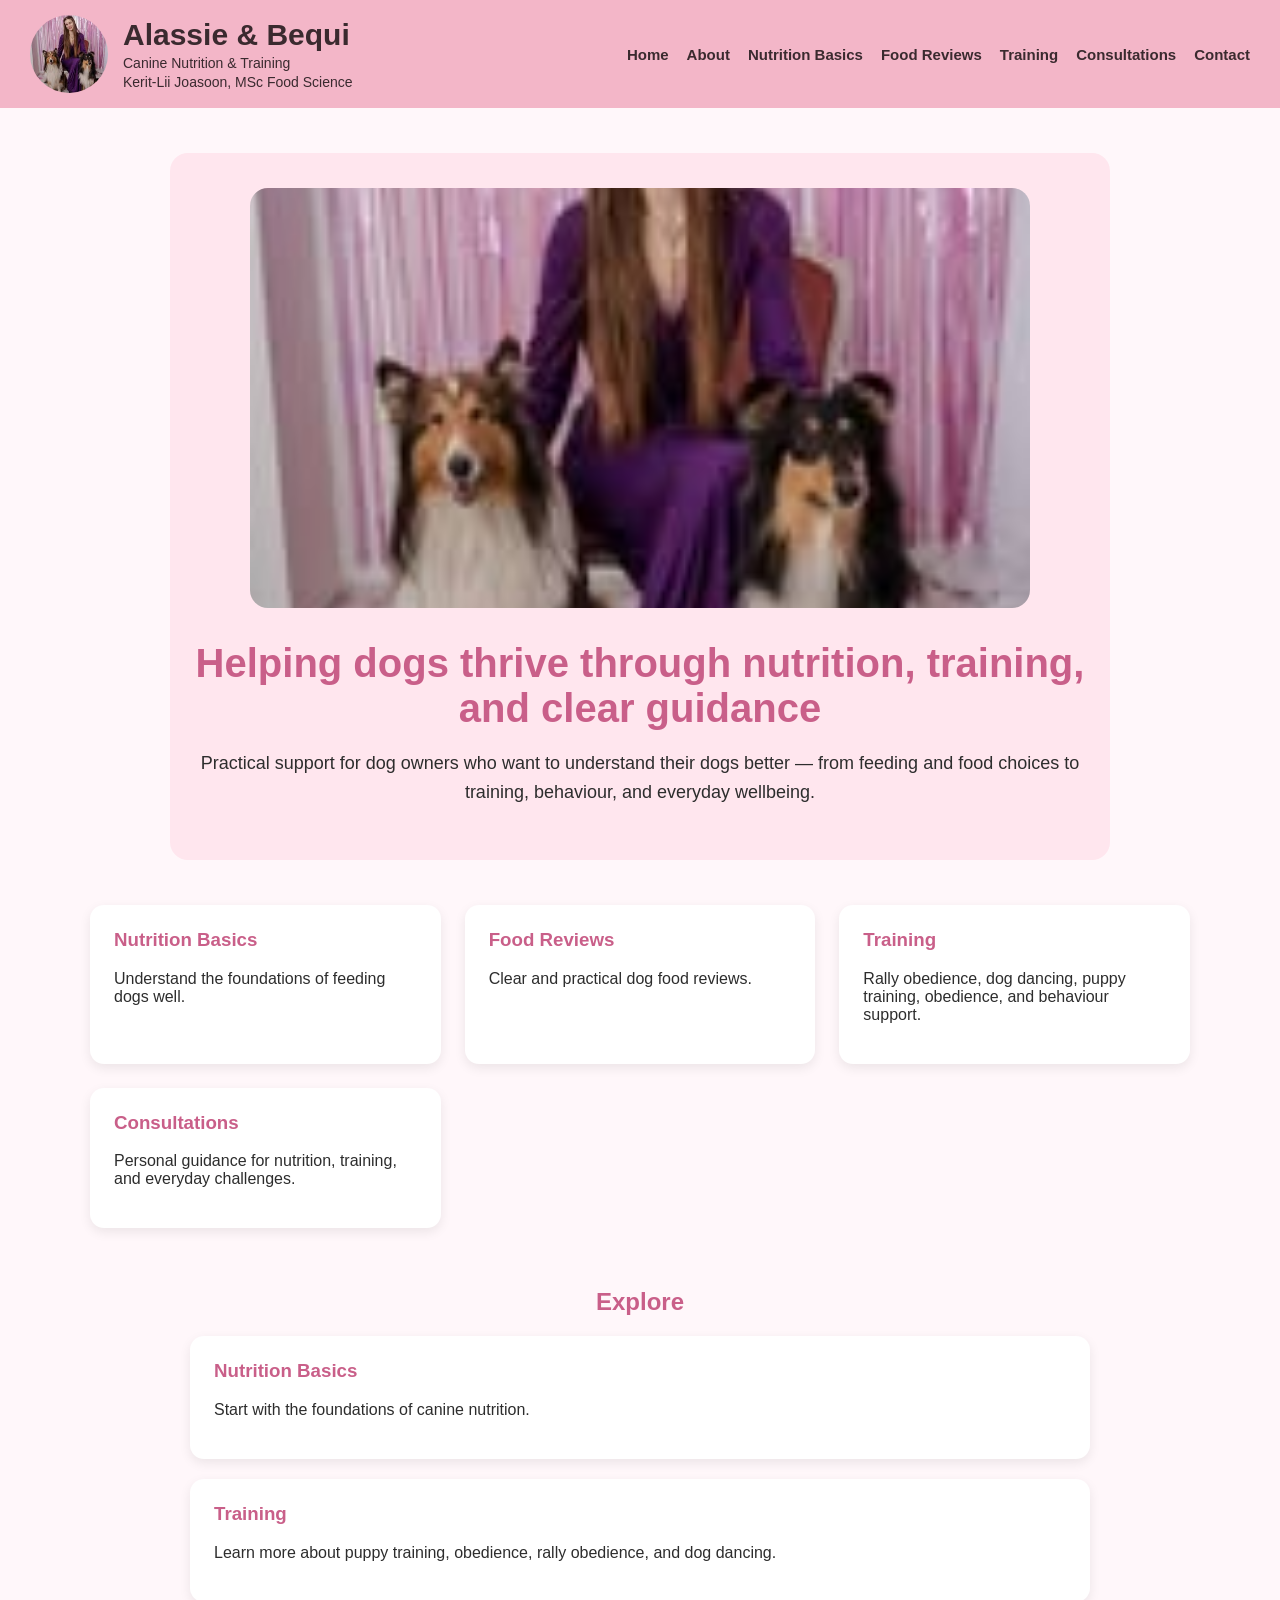
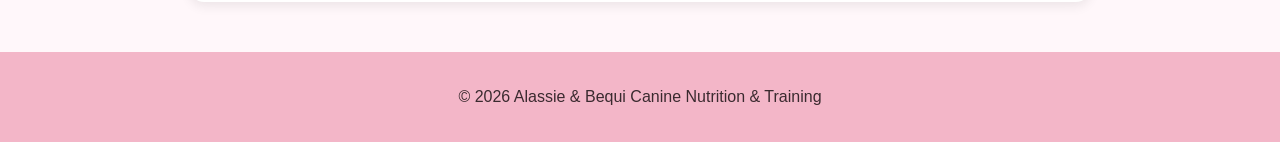
<file: index.html>
<!DOCTYPE html>
<html lang="en">
<head>
    <meta charset="UTF-8">
    <meta name="viewport" content="width=device-width, initial-scale=1.0">
    <title>Alassie & Bequi Canine Nutrition & Training</title>
    <link rel="stylesheet" href="style.css">
</head>
<body>

<header>
    <div class="top-bar">

        <div class="brand">

            <img src="images/hero.jpg" alt="Alassie and Bequi">

            <div class="brand-text">
                <h1>Alassie & Bequi</h1>
                <p>Canine Nutrition & Training</p>
                <p>Kerit-Lii Joasoon, MSc Food Science</p>
            </div>

        </div>

        <nav>
            <a href="index.html">Home</a>
            <a href="about/">About</a>
            <a href="nutrition-basics/">Nutrition Basics</a>
            <a href="food-reviews/">Food Reviews</a>
            <a href="training/">Training</a>
            <a href="consultations/">Consultations</a>
            <a href="contact/">Contact</a>
        </nav>

    </div>
</header>

<section class="hero">
    <section class="hero-image">
    <img src="images/hero.jpg" alt="Kerit with Alassie and Bequi">
</section>
    <h2>Helping dogs thrive through nutrition, training, and clear guidance</h2>
    <p>
        Practical support for dog owners who want to understand their dogs better — from feeding and food choices to training, behaviour, and everyday wellbeing.
    </p>
</section>
    
<section class="cards">
    <article>
        <h3>Nutrition Basics</h3>
        <p>Understand the foundations of feeding dogs well.</p>
    </article>

    <article>
        <h3>Food Reviews</h3>
        <p>Clear and practical dog food reviews.</p>
    </article>

    <article>
        <h3>Training</h3>
        <p>Rally obedience, dog dancing, puppy training, obedience, and behaviour support.</p>
    </article>

    <article>
        <h3>Consultations</h3>
        <p>Personal guidance for nutrition, training, and everyday challenges.</p>
    </article>
</section>

<section class="articles">
    <h2>Explore</h2>

    <article>
        <h3>Nutrition Basics</h3>
        <p>Start with the foundations of canine nutrition.</p>
    </article>

    <article>
        <h3>Training</h3>
        <p>Learn more about puppy training, obedience, rally obedience, and dog dancing.</p>
    </article>
</section>

<footer>
    <p>© 2026 Alassie & Bequi Canine Nutrition & Training</p>
</footer>

</body>
</html>
</file>
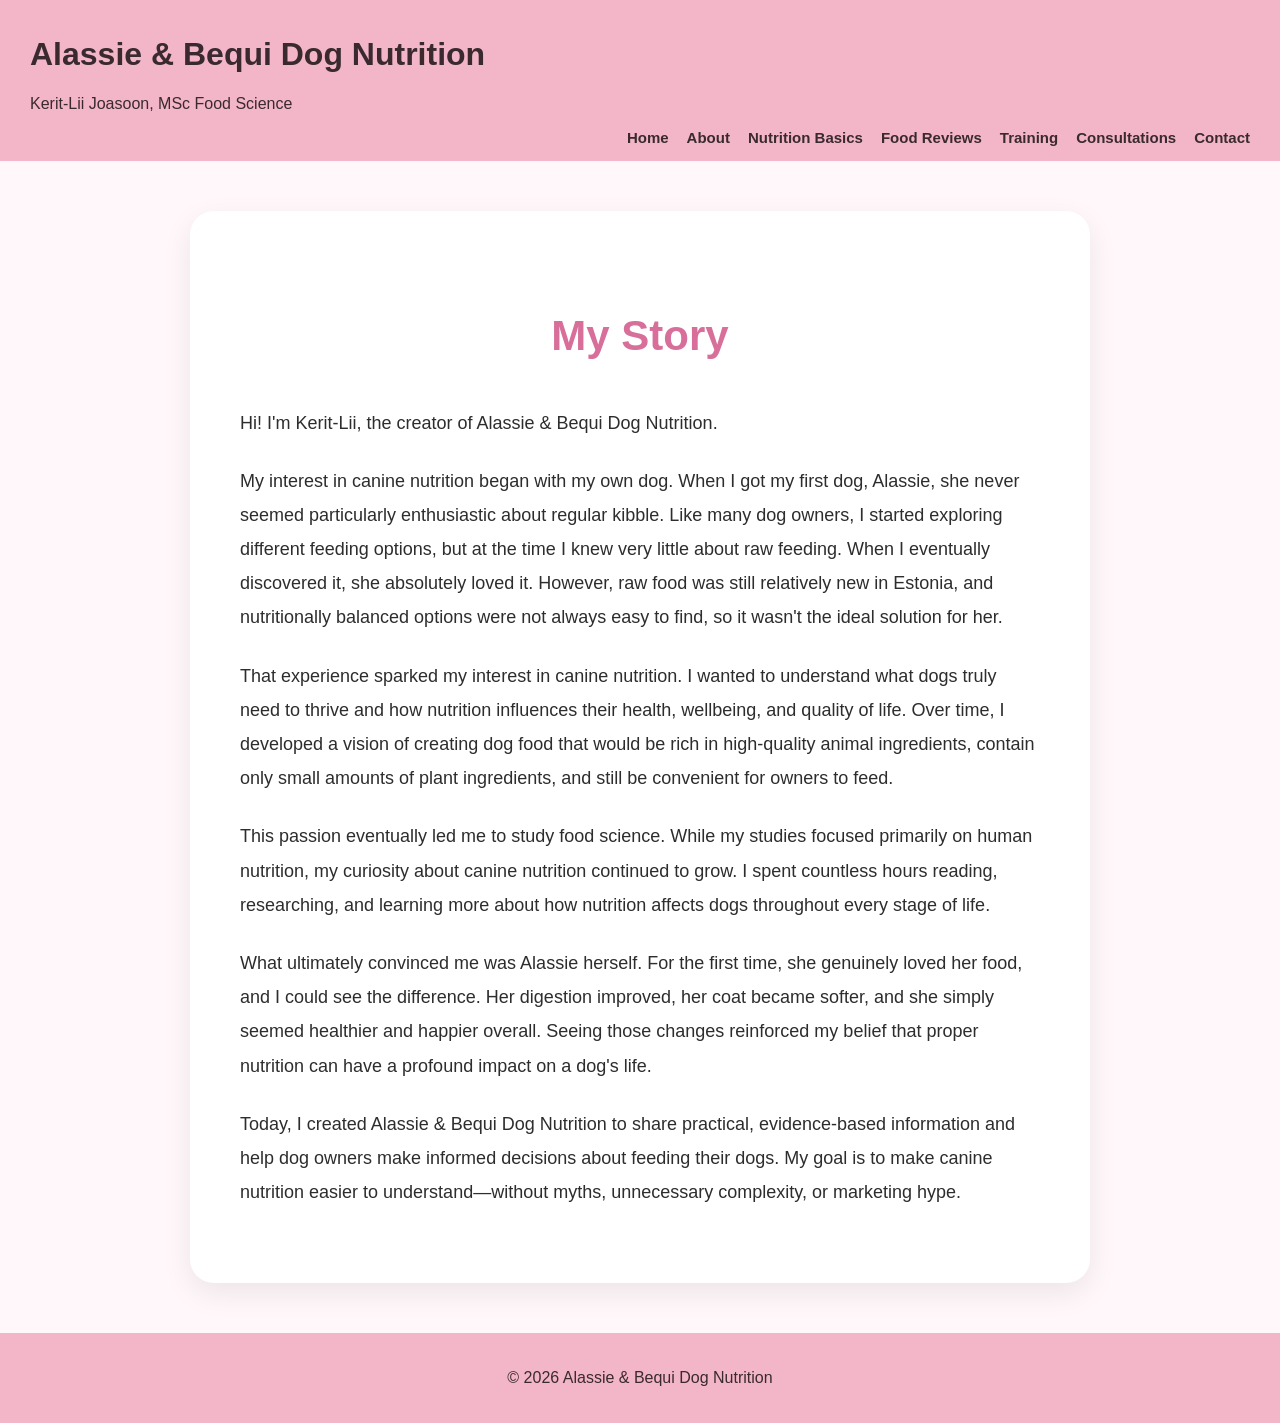
<file: about/index.html>
<!DOCTYPE html>
<html lang="en">
<head>
    <meta charset="UTF-8">
    <meta name="viewport" content="width=device-width, initial-scale=1.0">
    <title>About | Alassie & Bequi Canine Nutrition & Training </title>
    <link rel="stylesheet" href="../style.css">
</head>
<body>

<header>
    <h1>Alassie & Bequi Dog Nutrition</h1>
    <p>Kerit-Lii Joasoon, MSc Food Science</p>

    <nav>
        <a href="../">Home</a>
        <a href="../about/">About</a>
        <a href="../nutrition-basics/">Nutrition Basics</a>
        <a href="../food-reviews/">Food Reviews</a>
        <a href="../training/">Training</a>
        <a href="../consultations/">Consultations</a>
        <a href="../contact/">Contact</a>
    </nav>
</header>

<section class="about-page">
    <div class="about-card">
        <h2>My Story</h2>

        <p>
            Hi! I'm Kerit-Lii, the creator of Alassie & Bequi Dog Nutrition.
        </p>

        <p>
            My interest in canine nutrition began with my own dog. When I got my first dog, Alassie, she never seemed particularly enthusiastic about regular kibble. Like many dog owners, I started exploring different feeding options, but at the time I knew very little about raw feeding. When I eventually discovered it, she absolutely loved it. However, raw food was still relatively new in Estonia, and nutritionally balanced options were not always easy to find, so it wasn't the ideal solution for her.
        </p>

        <p>
            That experience sparked my interest in canine nutrition. I wanted to understand what dogs truly need to thrive and how nutrition influences their health, wellbeing, and quality of life. Over time, I developed a vision of creating dog food that would be rich in high-quality animal ingredients, contain only small amounts of plant ingredients, and still be convenient for owners to feed.
        </p>

        <p>
            This passion eventually led me to study food science. While my studies focused primarily on human nutrition, my curiosity about canine nutrition continued to grow. I spent countless hours reading, researching, and learning more about how nutrition affects dogs throughout every stage of life.
        </p>

        <p>
            What ultimately convinced me was Alassie herself. For the first time, she genuinely loved her food, and I could see the difference. Her digestion improved, her coat became softer, and she simply seemed healthier and happier overall. Seeing those changes reinforced my belief that proper nutrition can have a profound impact on a dog's life.
        </p>

        <p>
            Today, I created Alassie & Bequi Dog Nutrition to share practical, evidence-based information and help dog owners make informed decisions about feeding their dogs. My goal is to make canine nutrition easier to understand—without myths, unnecessary complexity, or marketing hype.
        </p>
    </div>
</section>

<footer>
    <p>© 2026 Alassie & Bequi Dog Nutrition</p>
</footer>

</body>
</html>
</file>
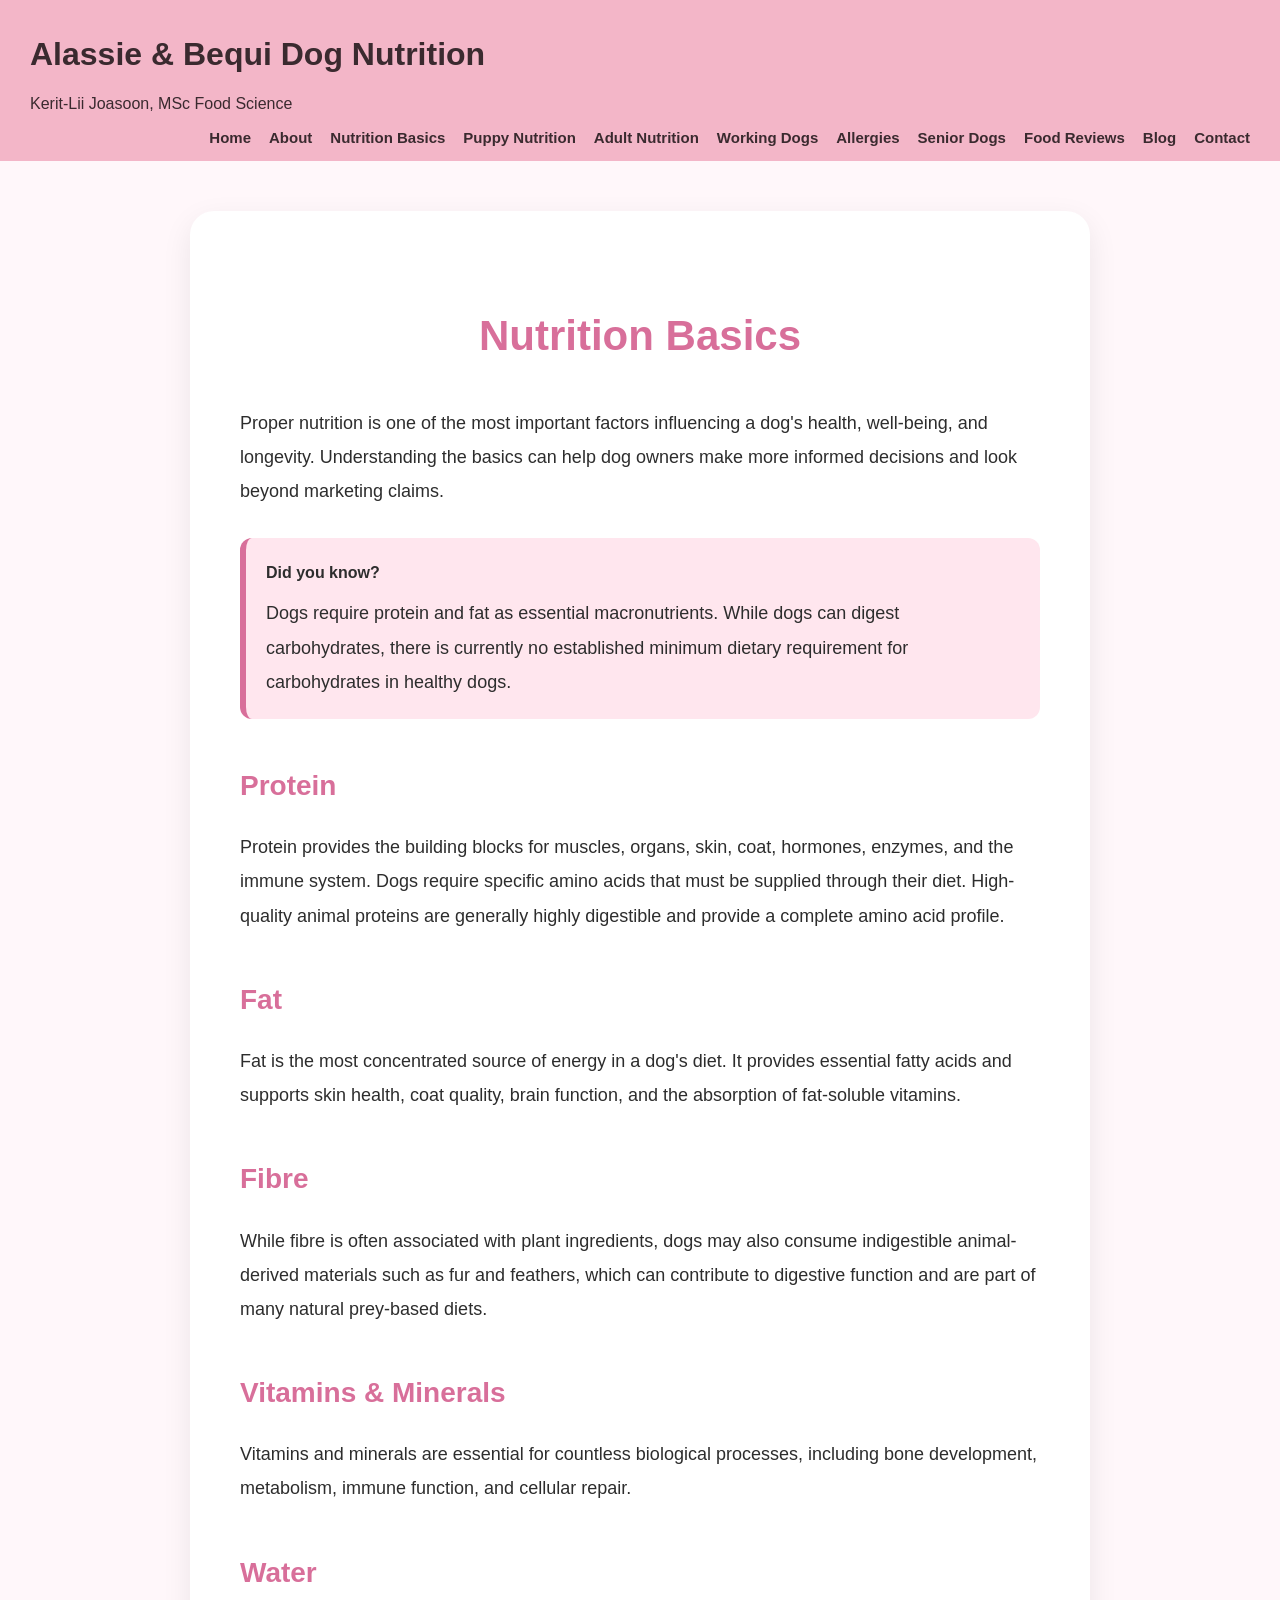
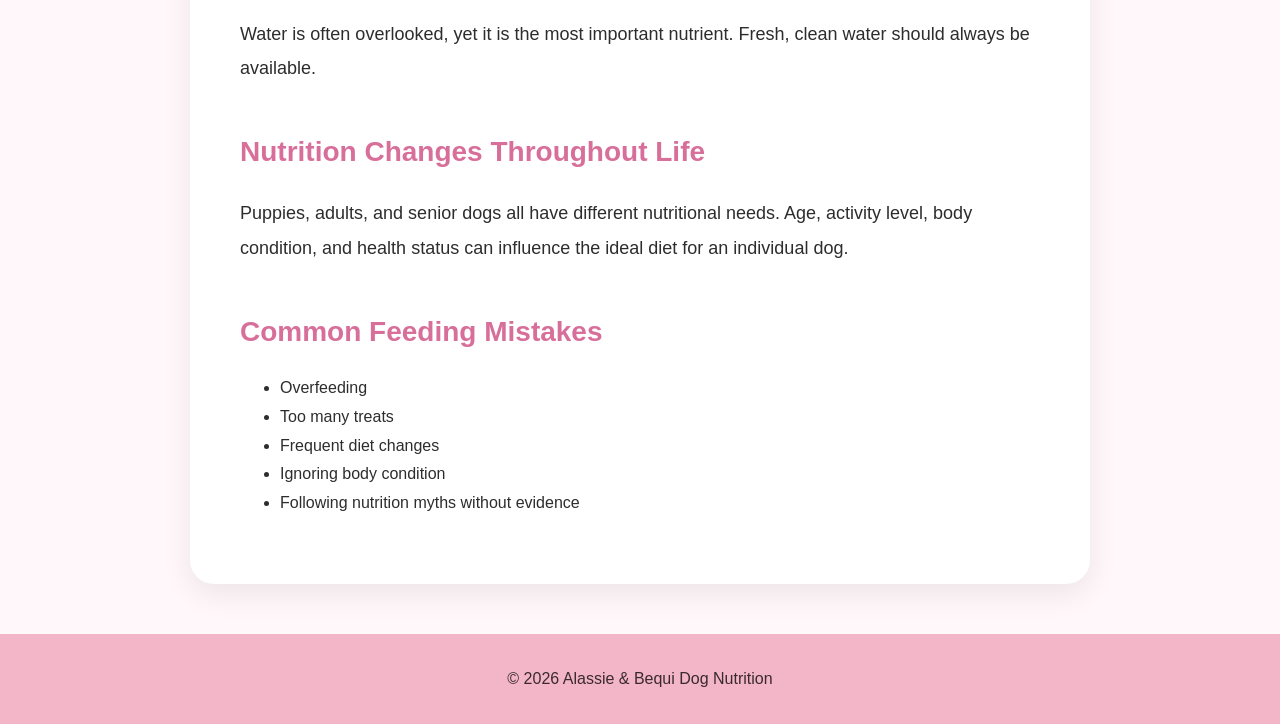
<file: nutrition-basics/index.html>
<!DOCTYPE html>
<html lang="en">
<head>
    <meta charset="UTF-8">
    <meta name="viewport" content="width=device-width, initial-scale=1.0">
    <title>Nutrition Basics | Alassie & Bequi Dog Nutrition</title>
    <link rel="stylesheet" href="../style.css">
</head>
<body>

<header>
    <h1>Alassie & Bequi Dog Nutrition</h1>
    <p>Kerit-Lii Joasoon, MSc Food Science</p>

    <nav>
        <a href="../">Home</a>
        <a href="../about/">About</a>
        <a href="../nutrition-basics/">Nutrition Basics</a>
        <a href="../puppy-nutrition/">Puppy Nutrition</a>
        <a href="../adult-dog-nutrition/">Adult Nutrition</a>
        <a href="../working-dogs/">Working Dogs</a>
        <a href="../allergies/">Allergies</a>
        <a href="../senior-dogs/">Senior Dogs</a>
        <a href="../food-reviews/">Food Reviews</a>
        <a href="../blog/">Blog</a>
        <a href="../contact/">Contact</a>
    </nav>
</header>

<section class="about-page">
    <div class="about-card">

        <h2>Nutrition Basics</h2>

        <p>
            Proper nutrition is one of the most important factors influencing a dog's health, well-being, and longevity. Understanding the basics can help dog owners make more informed decisions and look beyond marketing claims.
        </p>

        <div class="nutrition-fact-box">
            <strong>Did you know?</strong>
        <p>
            Dogs require protein and fat as essential macronutrients. While dogs can digest carbohydrates, there is currently no established minimum dietary requirement for carbohydrates in healthy dogs.
        </p>
        </div>

        <h3>Protein</h3>

        <p>
            Protein provides the building blocks for muscles, organs, skin, coat, hormones, enzymes, and the immune system. Dogs require specific amino acids that must be supplied through their diet. High-quality animal proteins are generally highly digestible and provide a complete amino acid profile.
        </p>

        <h3>Fat</h3>

        <p>
            Fat is the most concentrated source of energy in a dog's diet. It provides essential fatty acids and supports skin health, coat quality, brain function, and the absorption of fat-soluble vitamins.
        </p>

        <h3>Fibre</h3>

        <p>
            While fibre is often associated with plant ingredients, dogs may also consume indigestible animal-derived materials such as fur and feathers, which can contribute to digestive function and are part of many natural prey-based diets.
        </p>

        <h3>Vitamins & Minerals</h3>

        <p>
            Vitamins and minerals are essential for countless biological processes, including bone development, metabolism, immune function, and cellular repair.
        </p>

        <h3>Water</h3>

        <p>
            Water is often overlooked, yet it is the most important nutrient. Fresh, clean water should always be available.
        </p>

        <h3>Nutrition Changes Throughout Life</h3>

        <p>
            Puppies, adults, and senior dogs all have different nutritional needs. Age, activity level, body condition, and health status can influence the ideal diet for an individual dog.
        </p>

        <h3>Common Feeding Mistakes</h3>

        <ul>
            <li>Overfeeding</li>
            <li>Too many treats</li>
            <li>Frequent diet changes</li>
            <li>Ignoring body condition</li>
            <li>Following nutrition myths without evidence</li>
        </ul>

    </div>
</section>

<footer>
    <p>© 2026 Alassie & Bequi Dog Nutrition</p>
</footer>

</body>
</html>
</file>
<file: style.css>
body {
    margin: 0;
    font-family: Arial, sans-serif;
    background: #fff7fa;
    color: #2d2d2d;
}

/* HEADER */

header {
    background: #f3b6c8;
    color: #3a2a2f;
    padding: 15px 30px;
}

.top-bar {
    max-width: 1300px;
    margin: 0 auto;
    display: flex;
    justify-content: space-between;
    align-items: center;
    gap: 30px;
}

.brand {
    display: flex;
    align-items: center;
    gap: 15px;
}

.brand img {
    width: 78px;
    height: 78px;
    object-fit: cover;
    border-radius: 50%;
}

.brand-text h1 {
    margin: 0;
    font-size: 30px;
}

.brand-text p {
    margin: 3px 0 0;
    font-size: 14px;
}

nav {
    display: flex;
    justify-content: flex-end;
    align-items: center;
    gap: 18px;
    flex-wrap: wrap;
}

nav a {
    color: #3a2a2f;
    text-decoration: none;
    font-weight: bold;
    font-size: 15px;
}

nav a:hover {
    text-decoration: underline;
}

/* HERO */

.hero {
    max-width: 900px;
    margin: 45px auto;
    padding: 35px 20px;
    text-align: center;
    background: #ffe6ee;
    border-radius: 18px;
}

.hero-image {
    max-width: 780px;
    margin: 0 auto 30px;
}

.hero-image img {
    width: 100%;
    max-height: 420px;
    object-fit: cover;
    border-radius: 18px;
    display: block;
}

.hero h2 {
    font-size: 40px;
    margin-bottom: 15px;
    color: #c95f89;
}

.hero p {
    font-size: 18px;
    line-height: 1.6;
}

/* CARDS */

.cards {
    max-width: 1100px;
    margin: 0 auto 60px;
    padding: 0 20px;
    display: grid;
    grid-template-columns: repeat(auto-fit, minmax(260px, 1fr));
    gap: 24px;
}

article {
    background: white;
    padding: 24px;
    border-radius: 14px;
    box-shadow: 0 4px 12px rgba(0,0,0,0.08);
}

article h3 {
    color: #c95f89;
    margin-top: 0;
}

/* EXPLORE SECTION */

.articles {
    max-width: 900px;
    margin: 50px auto;
    padding: 0 20px;
}

.articles h2 {
    color: #c95f89;
    text-align: center;
}

.articles article {
    margin-bottom: 20px;
}

/* CONTENT PAGES */

.about-page {
    max-width: 950px;
    margin: 50px auto;
    padding: 0 20px;
}

.about-card {
    background: white;
    padding: 50px;
    border-radius: 24px;
    box-shadow: 0 10px 30px rgba(0,0,0,0.08);
    line-height: 1.9;
    max-width: 800px;
    margin: 0 auto;
}

.about-card h2 {
    text-align: center;
    font-size: 42px;
    margin-bottom: 30px;
    color: #d86f9a;
}

.about-card h3 {
    color: #d86f9a;
    margin-top: 40px;
    margin-bottom: 15px;
    font-size: 28px;
}

.about-card p {
    font-size: 18px;
    margin-bottom: 24px;
}

.about-card ul {
    line-height: 1.8;
}

/* INFO BOXES */

.nutrition-fact-box {
    background: #ffe6ee;
    border-left: 6px solid #d86f9a;
    padding: 20px;
    margin: 30px 0;
    border-radius: 12px;
}

.nutrition-fact-box p {
    margin-top: 8px;
    margin-bottom: 0;
}

/* FOOTER */

footer {
    background: #f3b6c8;
    color: #3a2a2f;
    text-align: center;
    padding: 20px;
    margin-top: 50px;
}
</file>
